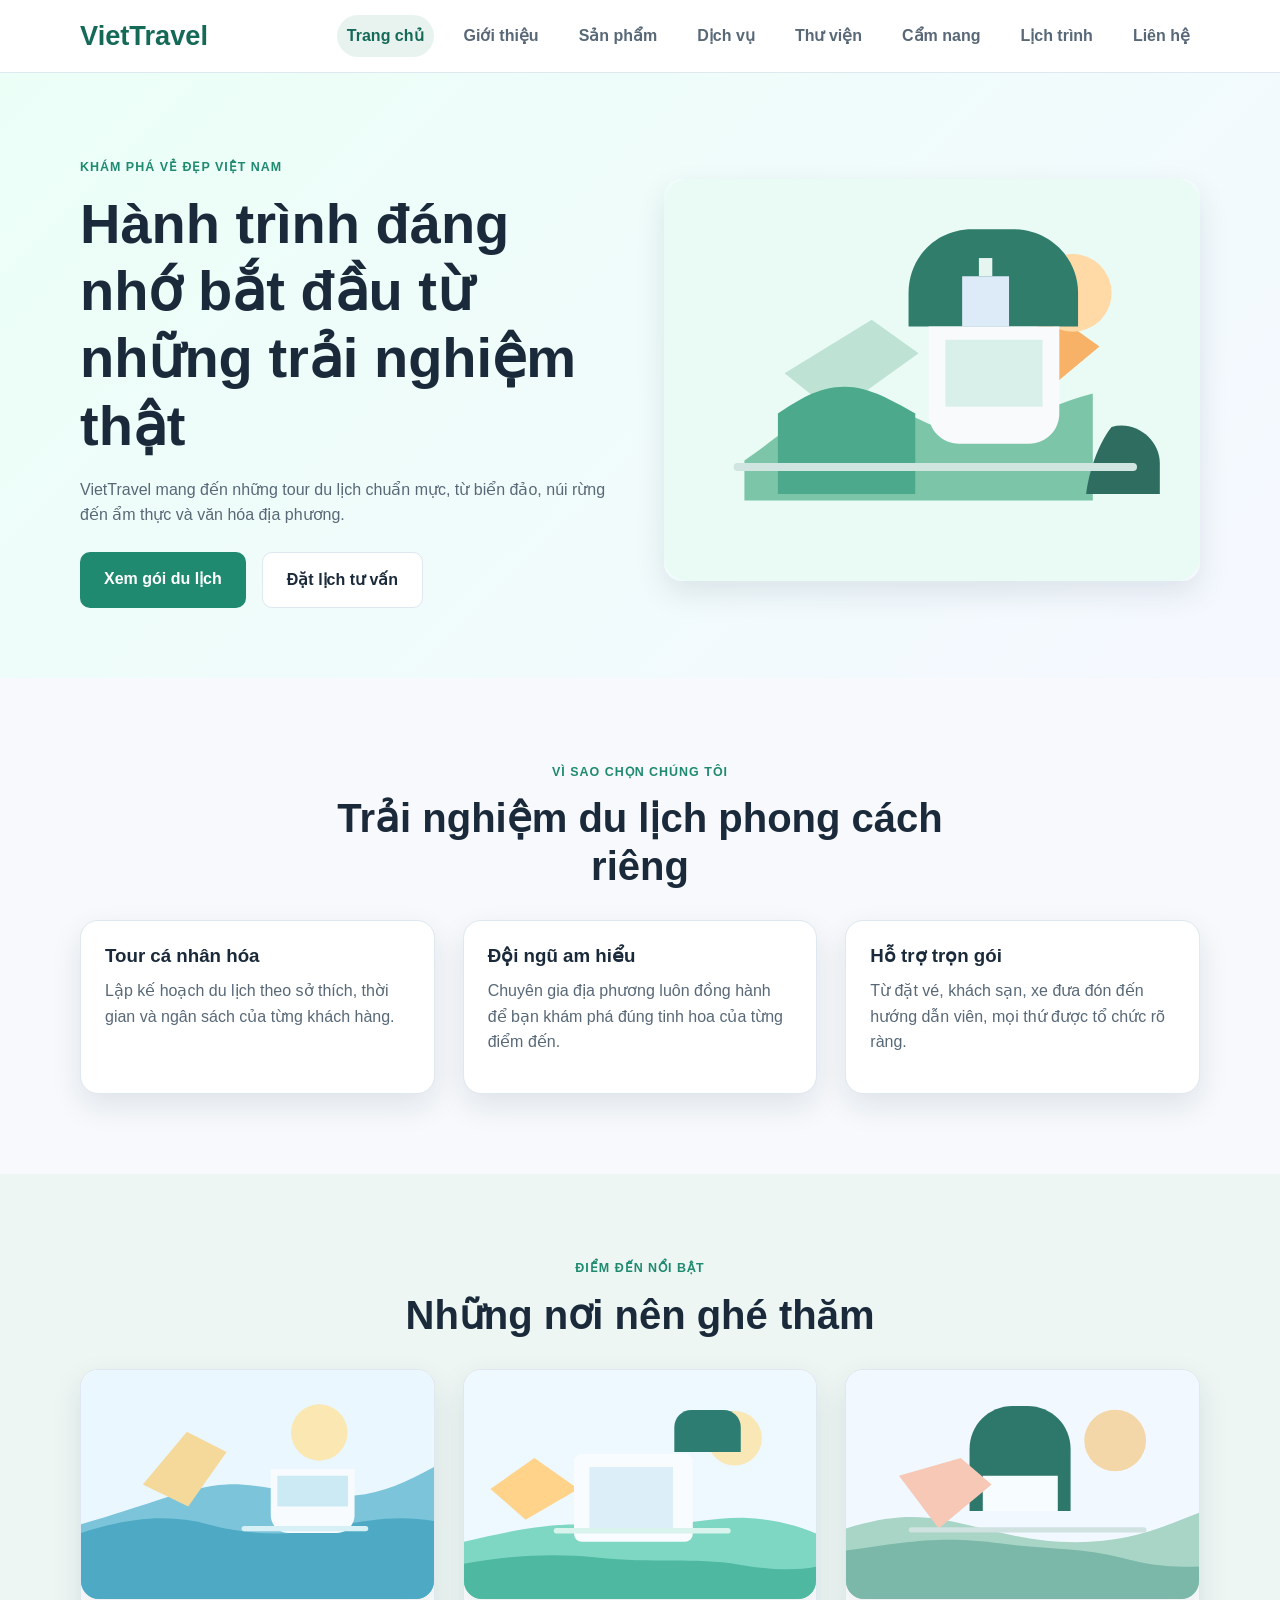
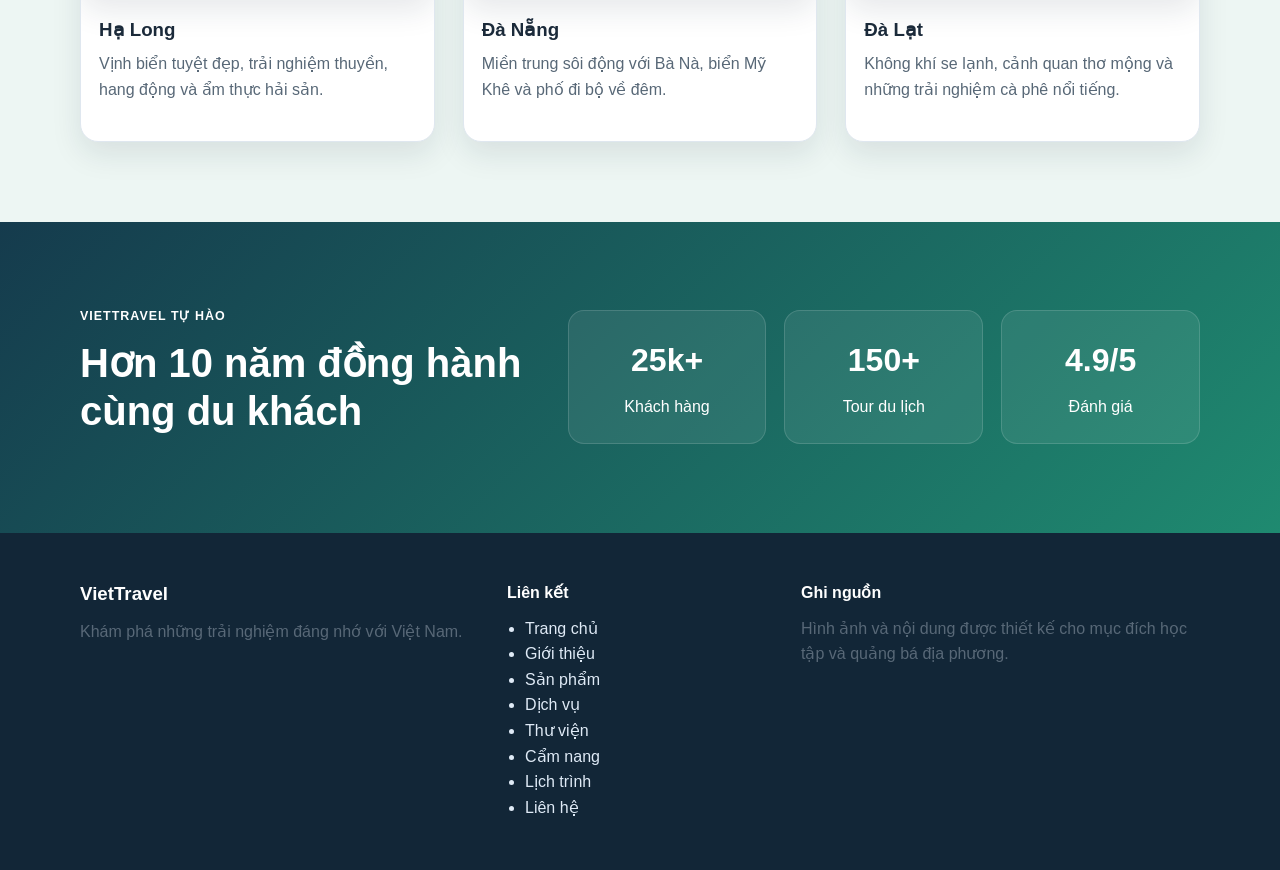
<file: index.html>
<!DOCTYPE html>
<html lang="vi">
<head>
    <meta charset="UTF-8">
    <meta name="viewport" content="width=device-width, initial-scale=1.0">
    <title>VietTravel | Khám phá Việt Nam</title>
    <link rel="stylesheet" href="css/style.css">
</head>
<body>
    <header class="site-header">
        <div class="container nav-wrap">
            <div class="brand">VietTravel</div>
            <nav class="main-nav" aria-label="Điều hướng chính">
                <a class="active" href="index.html">Trang chủ</a>
                <a href="about.html">Giới thiệu</a>
                <a href="products.html">Sản phẩm</a>
                <a href="services.html">Dịch vụ</a>
                <a href="gallery.html">Thư viện</a>
                <a href="blog.html">Cẩm nang</a>
                <a href="details.html">Lịch trình</a>
                <a href="contact.html">Liên hệ</a>
            </nav>
        </div>
    </header>

    <main>
        <section class="hero">
            <div class="container hero-grid">
                <div class="hero-copy">
                    <p class="eyebrow">Khám phá vẻ đẹp Việt Nam</p>
                    <h1>Hành trình đáng nhớ bắt đầu từ những trải nghiệm thật</h1>
                    <p>
                        VietTravel mang đến những tour du lịch chuẩn mực, từ biển đảo, núi rừng đến ẩm thực và văn hóa địa phương.
                    </p>
                    <div class="cta-row">
                        <a class="btn btn-primary" href="products.html">Xem gói du lịch</a>
                        <a class="btn btn-secondary" href="contact.html">Đặt lịch tư vấn</a>
                    </div>
                </div>
                <div class="hero-visual">
                    <img src="images/hero-travel.svg" alt="Hình minh họa du lịch Việt Nam">
                </div>
            </div>
        </section>

        <section class="features section">
            <div class="container">
                <div class="section-heading">
                    <p class="eyebrow">Vì sao chọn chúng tôi</p>
                    <h2>Trải nghiệm du lịch phong cách riêng</h2>
                </div>
                <div class="card-grid three-col">
                    <article class="info-card">
                        <h3>Tour cá nhân hóa</h3>
                        <p>Lập kế hoạch du lịch theo sở thích, thời gian và ngân sách của từng khách hàng.</p>
                    </article>
                    <article class="info-card">
                        <h3>Đội ngũ am hiểu</h3>
                        <p>Chuyên gia địa phương luôn đồng hành để bạn khám phá đúng tinh hoa của từng điểm đến.</p>
                    </article>
                    <article class="info-card">
                        <h3>Hỗ trợ trọn gói</h3>
                        <p>Từ đặt vé, khách sạn, xe đưa đón đến hướng dẫn viên, mọi thứ được tổ chức rõ ràng.</p>
                    </article>
                </div>
            </div>
        </section>

        <section class="highlights section alt-bg">
            <div class="container">
                <div class="section-heading">
                    <p class="eyebrow">Điểm đến nổi bật</p>
                    <h2>Những nơi nên ghé thăm</h2>
                </div>
                <div class="card-grid three-col">
                    <article class="destination-card">
                        <img src="images/destination-ha-long.svg" alt="Hạ Long">
                        <div class="card-body">
                            <h3>Hạ Long</h3>
                            <p>Vịnh biển tuyệt đẹp, trải nghiệm thuyền, hang động và ẩm thực hải sản.</p>
                        </div>
                    </article>
                    <article class="destination-card">
                        <img src="images/destination-da-nang.svg" alt="Đà Nẵng">
                        <div class="card-body">
                            <h3>Đà Nẵng</h3>
                            <p>Miền trung sôi động với Bà Nà, biển Mỹ Khê và phố đi bộ về đêm.</p>
                        </div>
                    </article>
                    <article class="destination-card">
                        <img src="images/destination-da-lat.svg" alt="Đà Lạt">
                        <div class="card-body">
                            <h3>Đà Lạt</h3>
                            <p>Không khí se lạnh, cảnh quan thơ mộng và những trải nghiệm cà phê nổi tiếng.</p>
                        </div>
                    </article>
                </div>
            </div>
        </section>

        <section class="section stats-section">
            <div class="container stats-wrap">
                <div>
                    <p class="eyebrow">VietTravel tự hào</p>
                    <h2>Hơn 10 năm đồng hành cùng du khách</h2>
                </div>
                <div class="stats-grid">
                    <div class="stat-box"><strong>25k+</strong><span>Khách hàng</span></div>
                    <div class="stat-box"><strong>150+</strong><span>Tour du lịch</span></div>
                    <div class="stat-box"><strong>4.9/5</strong><span>Đánh giá</span></div>
                </div>
            </div>
        </section>
    </main>

    <footer class="site-footer">
        <div class="container footer-grid">
            <div>
                <h3>VietTravel</h3>
                <p>Khám phá những trải nghiệm đáng nhớ với Việt Nam.</p>
            </div>
            <div>
                <h4>Liên kết</h4>
                <ul>
                    <li><a href="index.html">Trang chủ</a></li>
                    <li><a href="about.html">Giới thiệu</a></li>
                    <li><a href="products.html">Sản phẩm</a></li>
                    <li><a href="services.html">Dịch vụ</a></li>
                    <li><a href="gallery.html">Thư viện</a></li>
                    <li><a href="blog.html">Cẩm nang</a></li>
                    <li><a href="details.html">Lịch trình</a></li>
                    <li><a href="contact.html">Liên hệ</a></li>
                </ul>
            </div>
            <div>
                <h4>Ghi nguồn</h4>
                <p>Hình ảnh và nội dung được thiết kế cho mục đích học tập và quảng bá địa phương.</p>
            </div>
        </div>
    </footer>
</body>
</html>
</file>
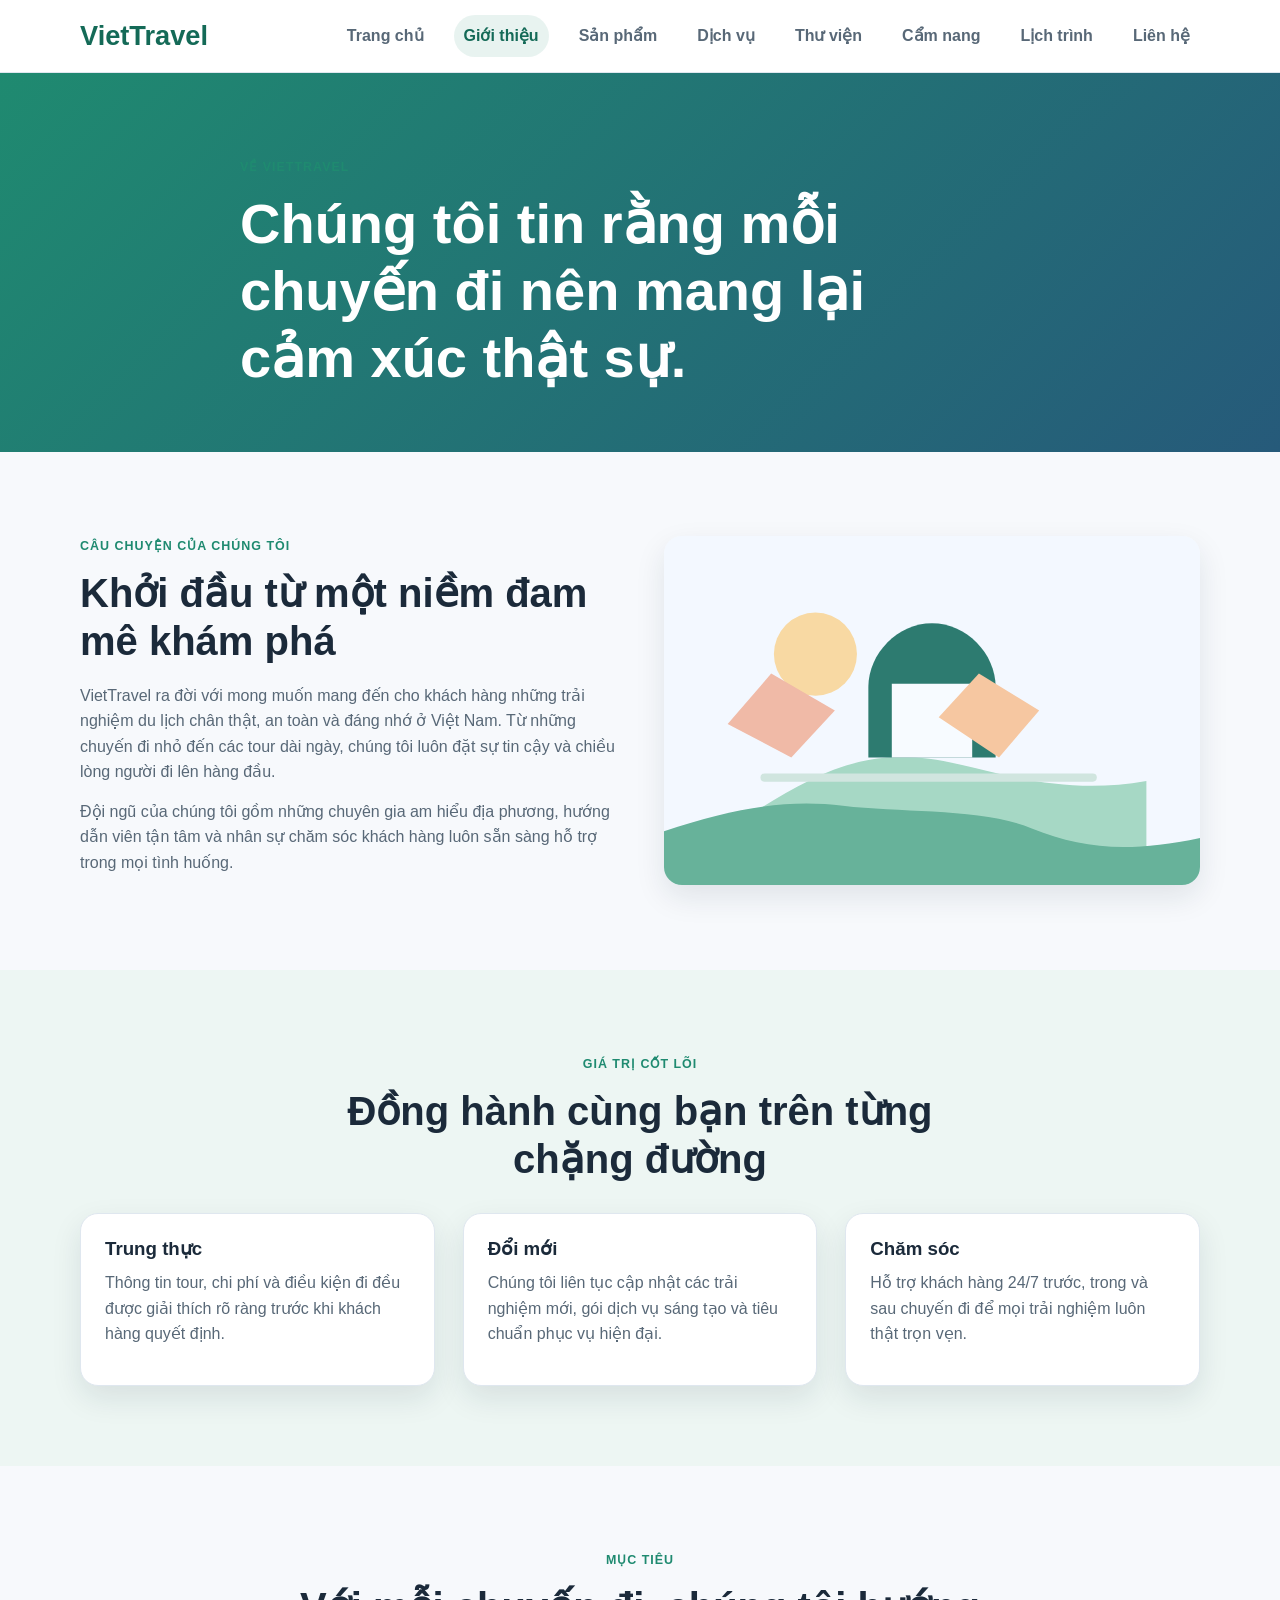
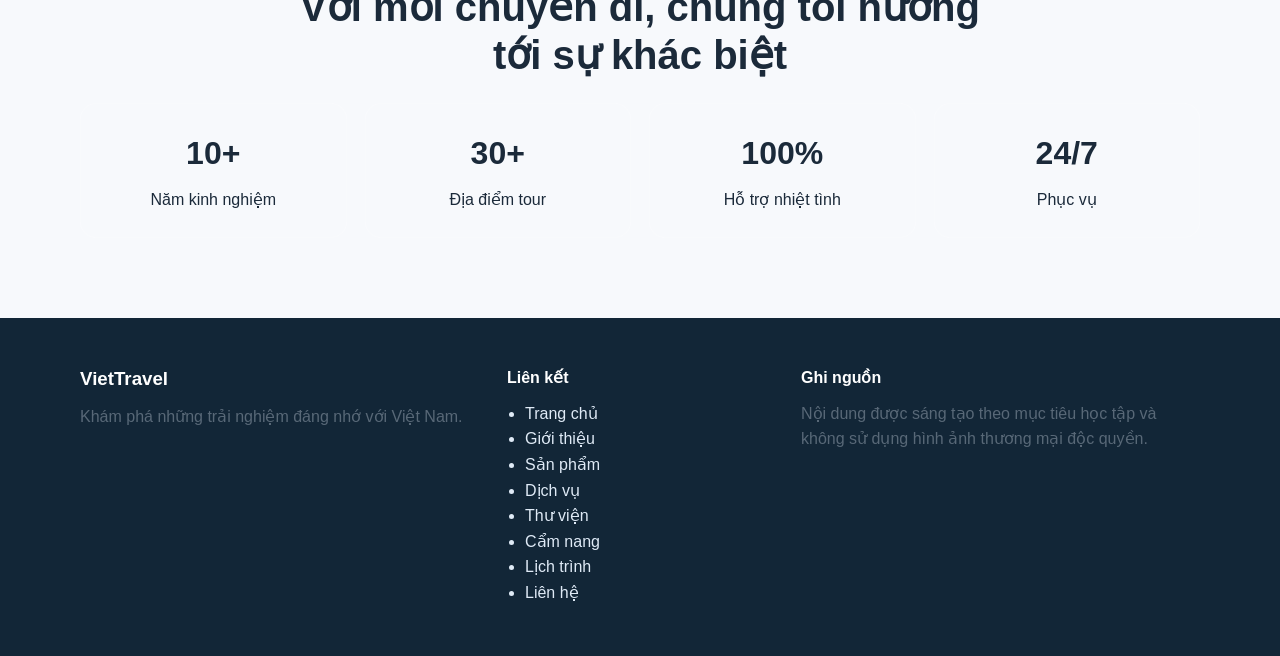
<file: about.html>
<!DOCTYPE html>
<html lang="vi">
<head>
    <meta charset="UTF-8">
    <meta name="viewport" content="width=device-width, initial-scale=1.0">
    <title>Giới thiệu | VietTravel</title>
    <link rel="stylesheet" href="css/style.css">
</head>
<body>
    <header class="site-header">
        <div class="container nav-wrap">
            <div class="brand">VietTravel</div>
            <nav class="main-nav" aria-label="Điều hướng chính">
                <a href="index.html">Trang chủ</a>
                <a class="active" href="about.html">Giới thiệu</a>
                <a href="products.html">Sản phẩm</a>
                <a href="services.html">Dịch vụ</a>
                <a href="gallery.html">Thư viện</a>
                <a href="blog.html">Cẩm nang</a>
                <a href="details.html">Lịch trình</a>
                <a href="contact.html">Liên hệ</a>
            </nav>
        </div>
    </header>

    <main>
        <section class="page-banner">
            <div class="container narrow">
                <p class="eyebrow">Về VietTravel</p>
                <h1>Chúng tôi tin rằng mỗi chuyến đi nên mang lại cảm xúc thật sự.</h1>
            </div>
        </section>

        <section class="section">
            <div class="container split-layout">
                <div>
                    <p class="eyebrow">Câu chuyện của chúng tôi</p>
                    <h2>Khởi đầu từ một niềm đam mê khám phá</h2>
                    <p>VietTravel ra đời với mong muốn mang đến cho khách hàng những trải nghiệm du lịch chân thật, an toàn và đáng nhớ ở Việt Nam. Từ những chuyến đi nhỏ đến các tour dài ngày, chúng tôi luôn đặt sự tin cậy và chiều lòng người đi lên hàng đầu.</p>
                    <p>Đội ngũ của chúng tôi gồm những chuyên gia am hiểu địa phương, hướng dẫn viên tận tâm và nhân sự chăm sóc khách hàng luôn sẵn sàng hỗ trợ trong mọi tình huống.</p>
                </div>
                <div class="image-panel">
                    <img src="images/about-story.svg" alt="VietTravel story">
                </div>
            </div>
        </section>

        <section class="section alt-bg">
            <div class="container">
                <div class="section-heading">
                    <p class="eyebrow">Giá trị cốt lõi</p>
                    <h2>Đồng hành cùng bạn trên từng chặng đường</h2>
                </div>
                <div class="card-grid three-col">
                    <article class="info-card">
                        <h3>Trung thực</h3>
                        <p>Thông tin tour, chi phí và điều kiện đi đều được giải thích rõ ràng trước khi khách hàng quyết định.</p>
                    </article>
                    <article class="info-card">
                        <h3>Đổi mới</h3>
                        <p>Chúng tôi liên tục cập nhật các trải nghiệm mới, gói dịch vụ sáng tạo và tiêu chuẩn phục vụ hiện đại.</p>
                    </article>
                    <article class="info-card">
                        <h3>Chăm sóc</h3>
                        <p>Hỗ trợ khách hàng 24/7 trước, trong và sau chuyến đi để mọi trải nghiệm luôn thật trọn vẹn.</p>
                    </article>
                </div>
            </div>
        </section>

        <section class="section">
            <div class="container">
                <div class="section-heading">
                    <p class="eyebrow">Mục tiêu</p>
                    <h2>Với mỗi chuyến đi, chúng tôi hướng tới sự khác biệt</h2>
                </div>
                <div class="stats-grid four-col">
                    <div class="stat-box"><strong>10+</strong><span>Năm kinh nghiệm</span></div>
                    <div class="stat-box"><strong>30+</strong><span>Địa điểm tour</span></div>
                    <div class="stat-box"><strong>100%</strong><span>Hỗ trợ nhiệt tình</span></div>
                    <div class="stat-box"><strong>24/7</strong><span>Phục vụ</span></div>
                </div>
            </div>
        </section>
    </main>

    <footer class="site-footer">
        <div class="container footer-grid">
            <div>
                <h3>VietTravel</h3>
                <p>Khám phá những trải nghiệm đáng nhớ với Việt Nam.</p>
            </div>
            <div>
                <h4>Liên kết</h4>
                <ul>
                    <li><a href="index.html">Trang chủ</a></li>
                    <li><a href="about.html">Giới thiệu</a></li>
                    <li><a href="products.html">Sản phẩm</a></li>
                    <li><a href="services.html">Dịch vụ</a></li>
                    <li><a href="gallery.html">Thư viện</a></li>
                    <li><a href="blog.html">Cẩm nang</a></li>
                    <li><a href="details.html">Lịch trình</a></li>
                    <li><a href="contact.html">Liên hệ</a></li>
                </ul>
            </div>
            <div>
                <h4>Ghi nguồn</h4>
                <p>Nội dung được sáng tạo theo mục tiêu học tập và không sử dụng hình ảnh thương mại độc quyền.</p>
            </div>
        </div>
    </footer>
</body>
</html>
</file>
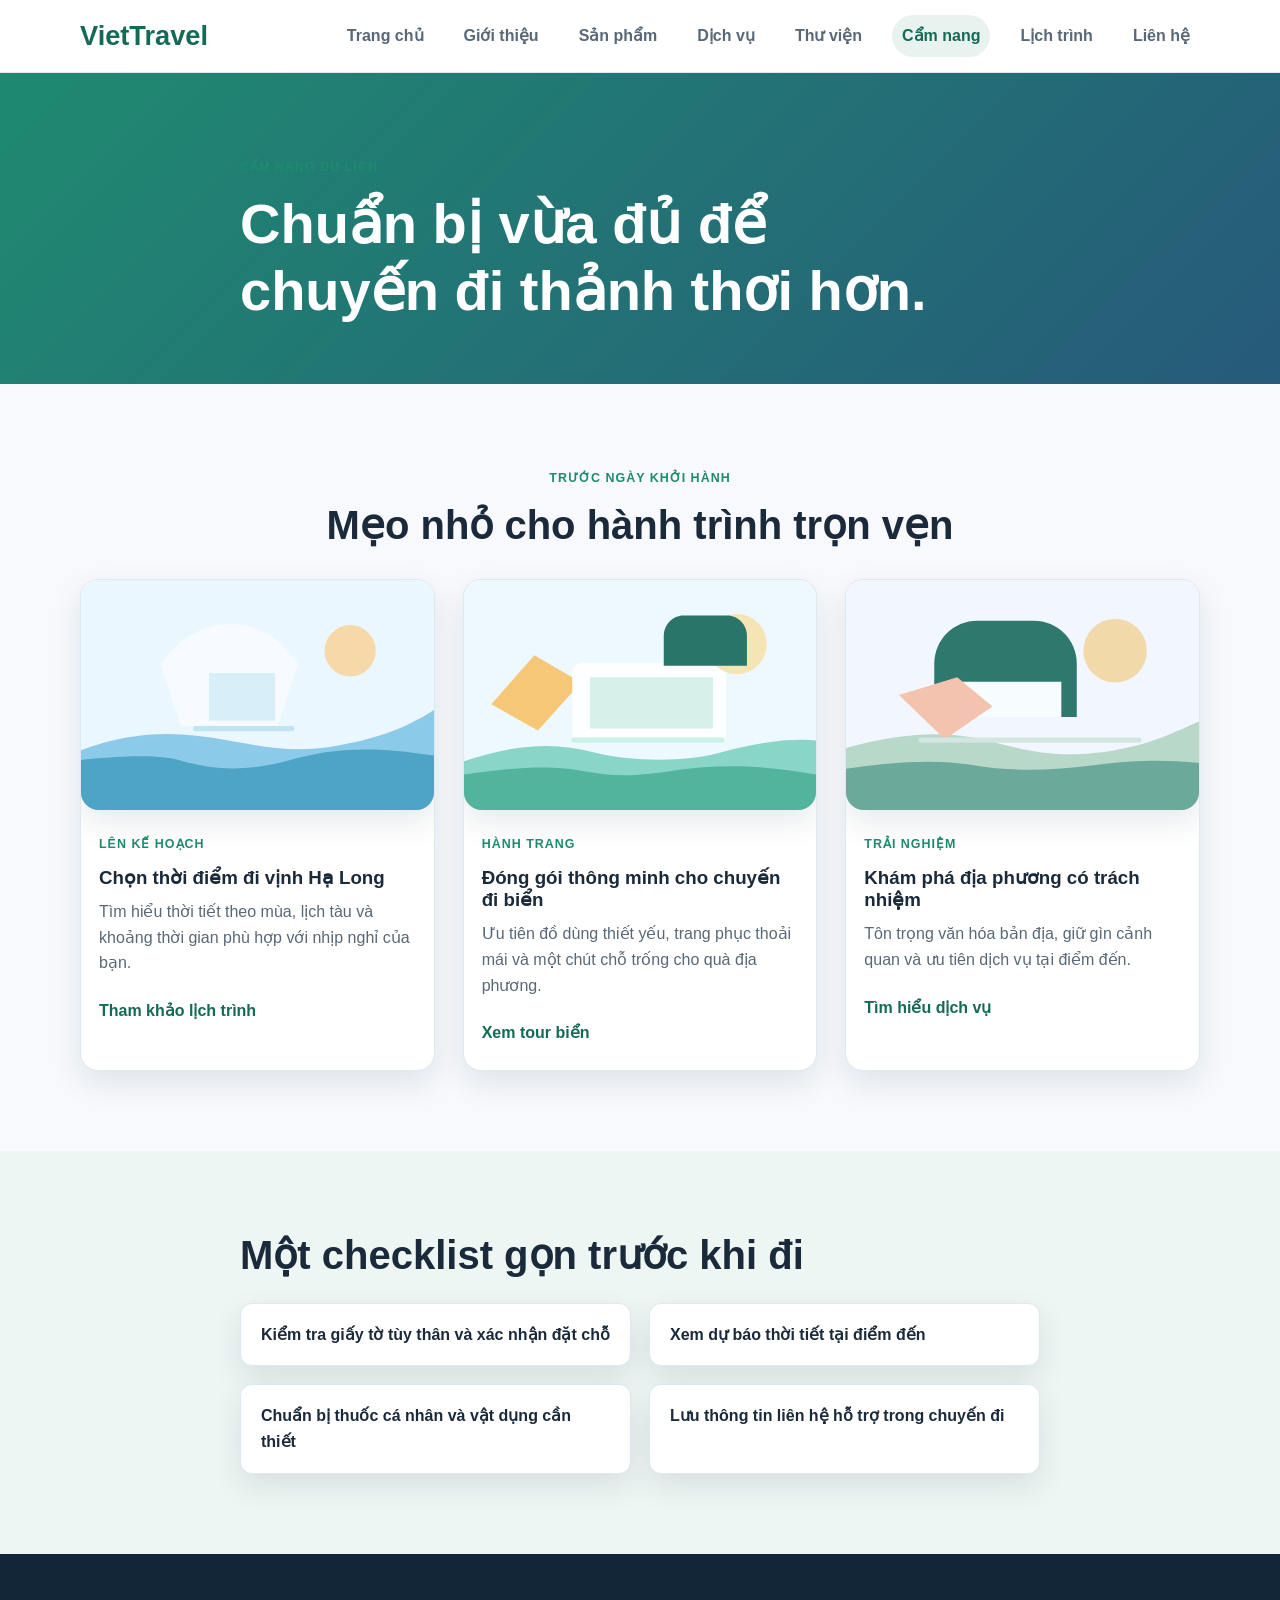
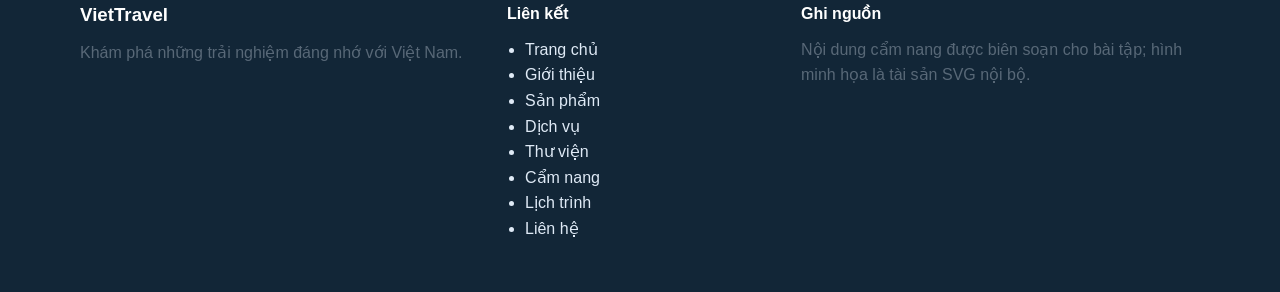
<file: blog.html>
<!DOCTYPE html>
<html lang="vi">
<head>
    <meta charset="UTF-8">
    <meta name="viewport" content="width=device-width, initial-scale=1.0">
    <title>Cẩm nang du lịch | VietTravel</title>
    <link rel="stylesheet" href="css/style.css">
</head>
<body>
    <header class="site-header"><div class="container nav-wrap"><a class="brand" href="index.html">VietTravel</a>
        <nav class="main-nav" aria-label="Điều hướng chính"><a href="index.html">Trang chủ</a><a href="about.html">Giới thiệu</a><a href="products.html">Sản phẩm</a><a href="services.html">Dịch vụ</a>
            <a href="gallery.html">Thư viện</a><a class="active" href="blog.html">Cẩm nang</a><a href="details.html">Lịch trình</a><a href="contact.html">Liên hệ</a></nav>
    </div></header>
    <main>
        <section class="page-banner"><div class="container narrow"><p class="eyebrow">Cẩm nang du lịch</p><h1>Chuẩn bị vừa đủ để chuyến đi thảnh thơi hơn.</h1></div></section>
        <section class="section"><div class="container"><div class="section-heading"><p class="eyebrow">Trước ngày khởi hành</p><h2>Mẹo nhỏ cho hành trình trọn vẹn</h2></div>
            <div class="card-grid three-col"><article class="destination-card"><img src="images/tour-ha-long.svg" alt="Minh họa chuyến đi Hạ Long"><div class="card-body"><p class="eyebrow">Lên kế hoạch</p><h3>Chọn thời điểm đi vịnh Hạ Long</h3><p>Tìm hiểu thời tiết theo mùa, lịch tàu và khoảng thời gian phù hợp với nhịp nghỉ của bạn.</p><a class="text-link" href="details.html">Tham khảo lịch trình</a></div></article>
                <article class="destination-card"><img src="images/tour-da-nang.svg" alt="Minh họa chuyến đi miền Trung"><div class="card-body"><p class="eyebrow">Hành trang</p><h3>Đóng gói thông minh cho chuyến đi biển</h3><p>Ưu tiên đồ dùng thiết yếu, trang phục thoải mái và một chút chỗ trống cho quà địa phương.</p><a class="text-link" href="products.html">Xem tour biển</a></div></article>
                <article class="destination-card"><img src="images/tour-da-lat.svg" alt="Minh họa chuyến đi Đà Lạt"><div class="card-body"><p class="eyebrow">Trải nghiệm</p><h3>Khám phá địa phương có trách nhiệm</h3><p>Tôn trọng văn hóa bản địa, giữ gìn cảnh quan và ưu tiên dịch vụ tại điểm đến.</p><a class="text-link" href="services.html">Tìm hiểu dịch vụ</a></div></article></div>
        </div></section>
        <section class="section alt-bg"><div class="container narrow"><h2>Một checklist gọn trước khi đi</h2><div class="service-list"><div class="service-item">Kiểm tra giấy tờ tùy thân và xác nhận đặt chỗ</div><div class="service-item">Xem dự báo thời tiết tại điểm đến</div><div class="service-item">Chuẩn bị thuốc cá nhân và vật dụng cần thiết</div><div class="service-item">Lưu thông tin liên hệ hỗ trợ trong chuyến đi</div></div></div></section>
    </main>
    <footer class="site-footer"><div class="container footer-grid"><div><h3>VietTravel</h3><p>Khám phá những trải nghiệm đáng nhớ với Việt Nam.</p></div>
        <div><h4>Liên kết</h4><ul><li><a href="index.html">Trang chủ</a></li><li><a href="about.html">Giới thiệu</a></li><li><a href="products.html">Sản phẩm</a></li><li><a href="services.html">Dịch vụ</a></li><li><a href="gallery.html">Thư viện</a></li><li><a href="blog.html">Cẩm nang</a></li><li><a href="details.html">Lịch trình</a></li><li><a href="contact.html">Liên hệ</a></li></ul></div>
        <div><h4>Ghi nguồn</h4><p>Nội dung cẩm nang được biên soạn cho bài tập; hình minh họa là tài sản SVG nội bộ.</p></div></div></footer>
</body>
</html>
</file>
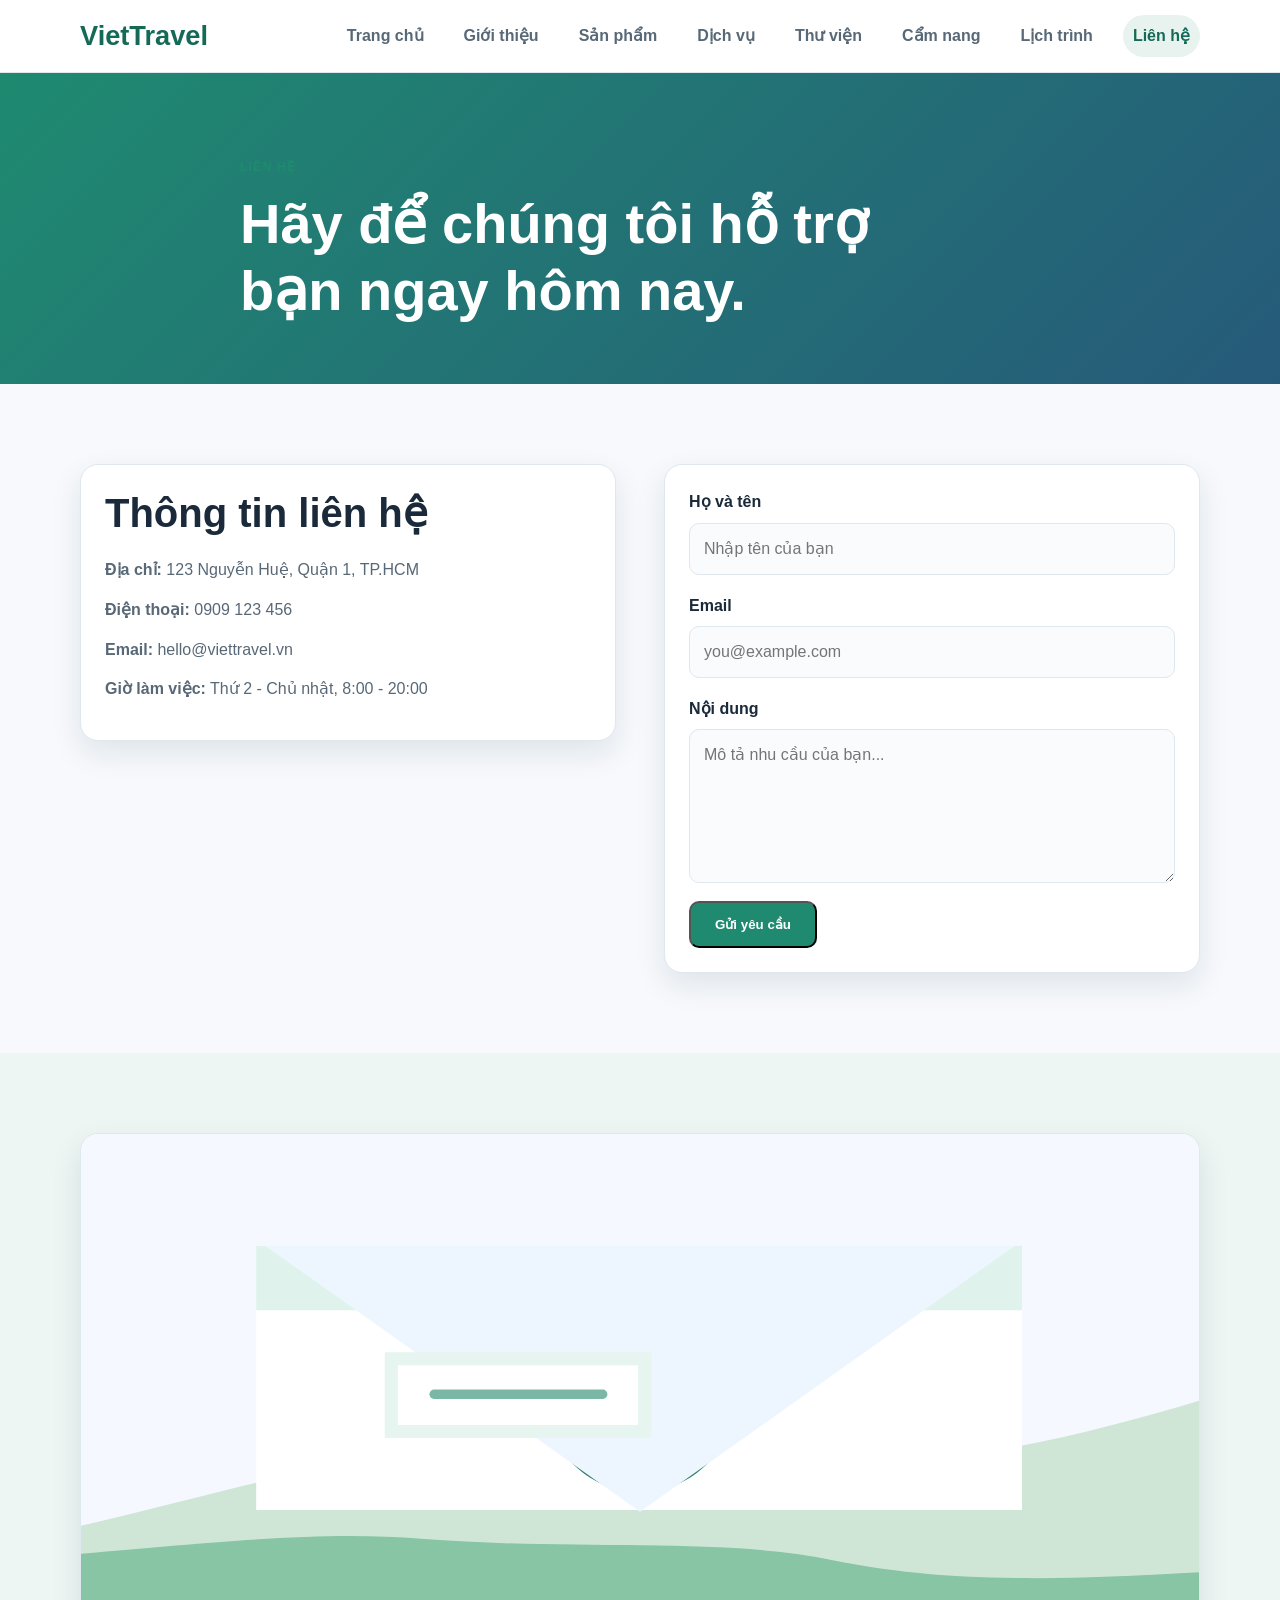
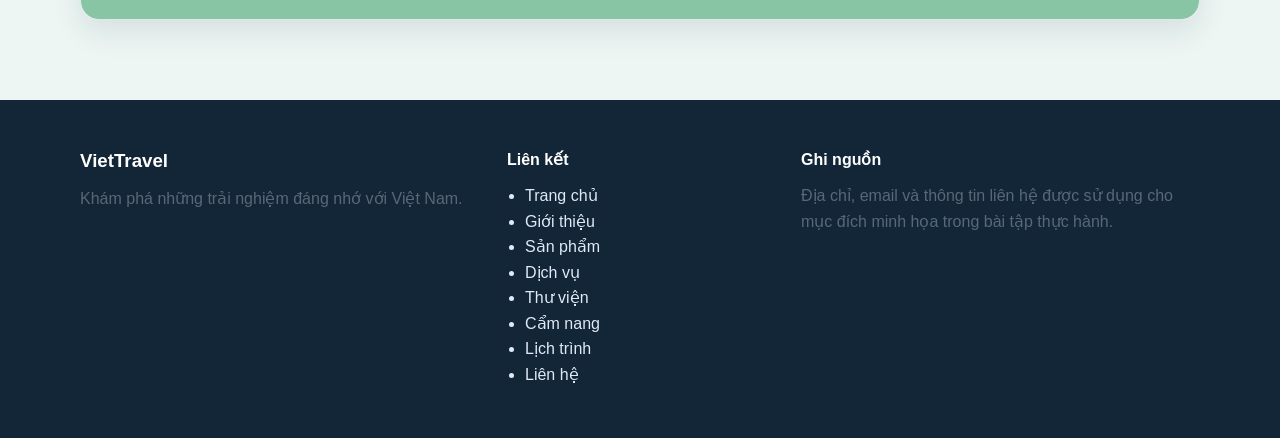
<file: contact.html>
<!DOCTYPE html>
<html lang="vi">
<head>
    <meta charset="UTF-8">
    <meta name="viewport" content="width=device-width, initial-scale=1.0">
    <title>Liên hệ | VietTravel</title>
    <link rel="stylesheet" href="css/style.css">
</head>
<body>
    <header class="site-header">
        <div class="container nav-wrap">
            <div class="brand">VietTravel</div>
            <nav class="main-nav" aria-label="Điều hướng chính">
                <a href="index.html">Trang chủ</a>
                <a href="about.html">Giới thiệu</a>
                <a href="products.html">Sản phẩm</a>
                <a href="services.html">Dịch vụ</a>
                <a href="gallery.html">Thư viện</a>
                <a href="blog.html">Cẩm nang</a>
                <a href="details.html">Lịch trình</a>
                <a class="active" href="contact.html">Liên hệ</a>
            </nav>
        </div>
    </header>

    <main>
        <section class="page-banner">
            <div class="container narrow">
                <p class="eyebrow">Liên hệ</p>
                <h1>Hãy để chúng tôi hỗ trợ bạn ngay hôm nay.</h1>
            </div>
        </section>

        <section class="section">
            <div class="container contact-layout">
                <div class="contact-card">
                    <h2>Thông tin liên hệ</h2>
                    <p><strong>Địa chỉ:</strong> 123 Nguyễn Huệ, Quận 1, TP.HCM</p>
                    <p><strong>Điện thoại:</strong> 0909 123 456</p>
                    <p><strong>Email:</strong> hello@viettravel.vn</p>
                    <p><strong>Giờ làm việc:</strong> Thứ 2 - Chủ nhật, 8:00 - 20:00</p>
                </div>
                <div class="contact-form-wrap">
                    <form class="contact-form">
                        <div class="form-row">
                            <label for="name">Họ và tên</label>
                            <input id="name" type="text" placeholder="Nhập tên của bạn">
                        </div>
                        <div class="form-row">
                            <label for="email">Email</label>
                            <input id="email" type="email" placeholder="you@example.com">
                        </div>
                        <div class="form-row">
                            <label for="message">Nội dung</label>
                            <textarea id="message" rows="5" placeholder="Mô tả nhu cầu của bạn..."></textarea>
                        </div>
                        <button type="submit" class="btn btn-primary">Gửi yêu cầu</button>
                    </form>
                </div>
            </div>
        </section>

        <section class="section alt-bg">
            <div class="container map-box">
                <img src="images/contact-map.svg" alt="Bản đồ liên hệ VietTravel">
            </div>
        </section>
    </main>

    <footer class="site-footer">
        <div class="container footer-grid">
            <div>
                <h3>VietTravel</h3>
                <p>Khám phá những trải nghiệm đáng nhớ với Việt Nam.</p>
            </div>
            <div>
                <h4>Liên kết</h4>
                <ul>
                    <li><a href="index.html">Trang chủ</a></li>
                    <li><a href="about.html">Giới thiệu</a></li>
                    <li><a href="products.html">Sản phẩm</a></li>
                    <li><a href="services.html">Dịch vụ</a></li>
                    <li><a href="gallery.html">Thư viện</a></li>
                    <li><a href="blog.html">Cẩm nang</a></li>
                    <li><a href="details.html">Lịch trình</a></li>
                    <li><a href="contact.html">Liên hệ</a></li>
                </ul>
            </div>
            <div>
                <h4>Ghi nguồn</h4>
                <p>Địa chỉ, email và thông tin liên hệ được sử dụng cho mục đích minh họa trong bài tập thực hành.</p>
            </div>
        </div>
    </footer>
</body>
</html>
</file>
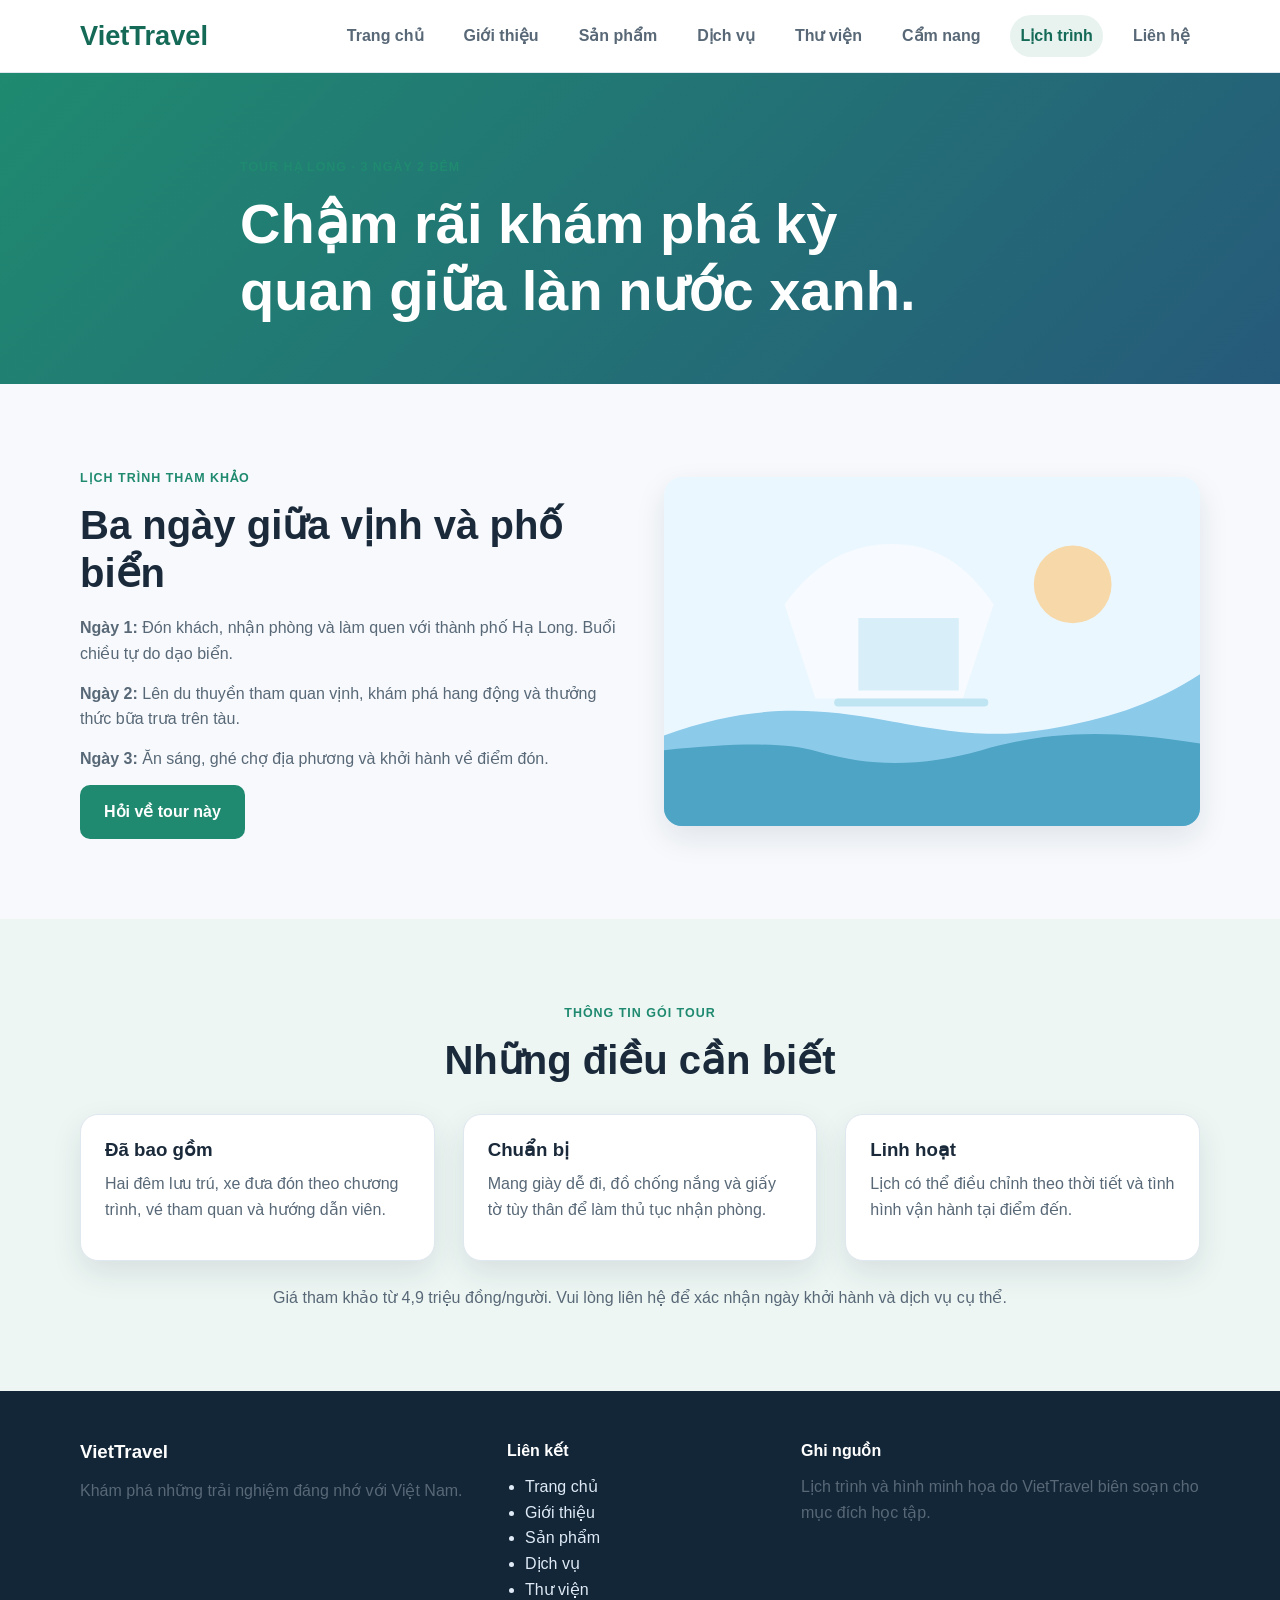
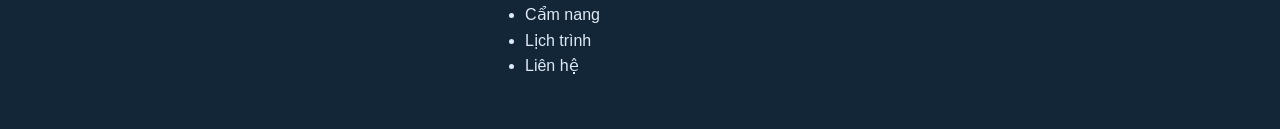
<file: details.html>
<!DOCTYPE html>
<html lang="vi">
<head>
    <meta charset="UTF-8">
    <meta name="viewport" content="width=device-width, initial-scale=1.0">
    <title>Lịch trình Hạ Long | VietTravel</title>
    <link rel="stylesheet" href="css/style.css">
</head>
<body>
    <header class="site-header"><div class="container nav-wrap"><a class="brand" href="index.html">VietTravel</a>
        <nav class="main-nav" aria-label="Điều hướng chính"><a href="index.html">Trang chủ</a><a href="about.html">Giới thiệu</a><a href="products.html">Sản phẩm</a><a href="services.html">Dịch vụ</a>
            <a href="gallery.html">Thư viện</a><a href="blog.html">Cẩm nang</a><a class="active" href="details.html">Lịch trình</a><a href="contact.html">Liên hệ</a></nav>
    </div></header>
    <main>
        <section class="page-banner"><div class="container narrow"><p class="eyebrow">Tour Hạ Long · 3 ngày 2 đêm</p><h1>Chậm rãi khám phá kỳ quan giữa làn nước xanh.</h1></div></section>
        <section class="section"><div class="container split-layout"><div><p class="eyebrow">Lịch trình tham khảo</p><h2>Ba ngày giữa vịnh và phố biển</h2>
            <p><strong>Ngày 1:</strong> Đón khách, nhận phòng và làm quen với thành phố Hạ Long. Buổi chiều tự do dạo biển.</p>
            <p><strong>Ngày 2:</strong> Lên du thuyền tham quan vịnh, khám phá hang động và thưởng thức bữa trưa trên tàu.</p>
            <p><strong>Ngày 3:</strong> Ăn sáng, ghé chợ địa phương và khởi hành về điểm đón.</p><a class="btn btn-primary" href="contact.html">Hỏi về tour này</a>
        </div><div class="image-panel"><img src="images/tour-ha-long.svg" alt="Minh họa tour du thuyền Hạ Long"></div></div></section>
        <section class="section alt-bg"><div class="container"><div class="section-heading"><p class="eyebrow">Thông tin gói tour</p><h2>Những điều cần biết</h2></div>
            <div class="card-grid three-col"><article class="info-card"><h3>Đã bao gồm</h3><p>Hai đêm lưu trú, xe đưa đón theo chương trình, vé tham quan và hướng dẫn viên.</p></article><article class="info-card"><h3>Chuẩn bị</h3><p>Mang giày dễ đi, đồ chống nắng và giấy tờ tùy thân để làm thủ tục nhận phòng.</p></article><article class="info-card"><h3>Linh hoạt</h3><p>Lịch có thể điều chỉnh theo thời tiết và tình hình vận hành tại điểm đến.</p></article></div>
            <p class="section-note">Giá tham khảo từ 4,9 triệu đồng/người. Vui lòng liên hệ để xác nhận ngày khởi hành và dịch vụ cụ thể.</p>
        </div></section>
    </main>
    <footer class="site-footer"><div class="container footer-grid"><div><h3>VietTravel</h3><p>Khám phá những trải nghiệm đáng nhớ với Việt Nam.</p></div>
        <div><h4>Liên kết</h4><ul><li><a href="index.html">Trang chủ</a></li><li><a href="about.html">Giới thiệu</a></li><li><a href="products.html">Sản phẩm</a></li><li><a href="services.html">Dịch vụ</a></li><li><a href="gallery.html">Thư viện</a></li><li><a href="blog.html">Cẩm nang</a></li><li><a href="details.html">Lịch trình</a></li><li><a href="contact.html">Liên hệ</a></li></ul></div>
        <div><h4>Ghi nguồn</h4><p>Lịch trình và hình minh họa do VietTravel biên soạn cho mục đích học tập.</p></div></div></footer>
</body>
</html>
</file>
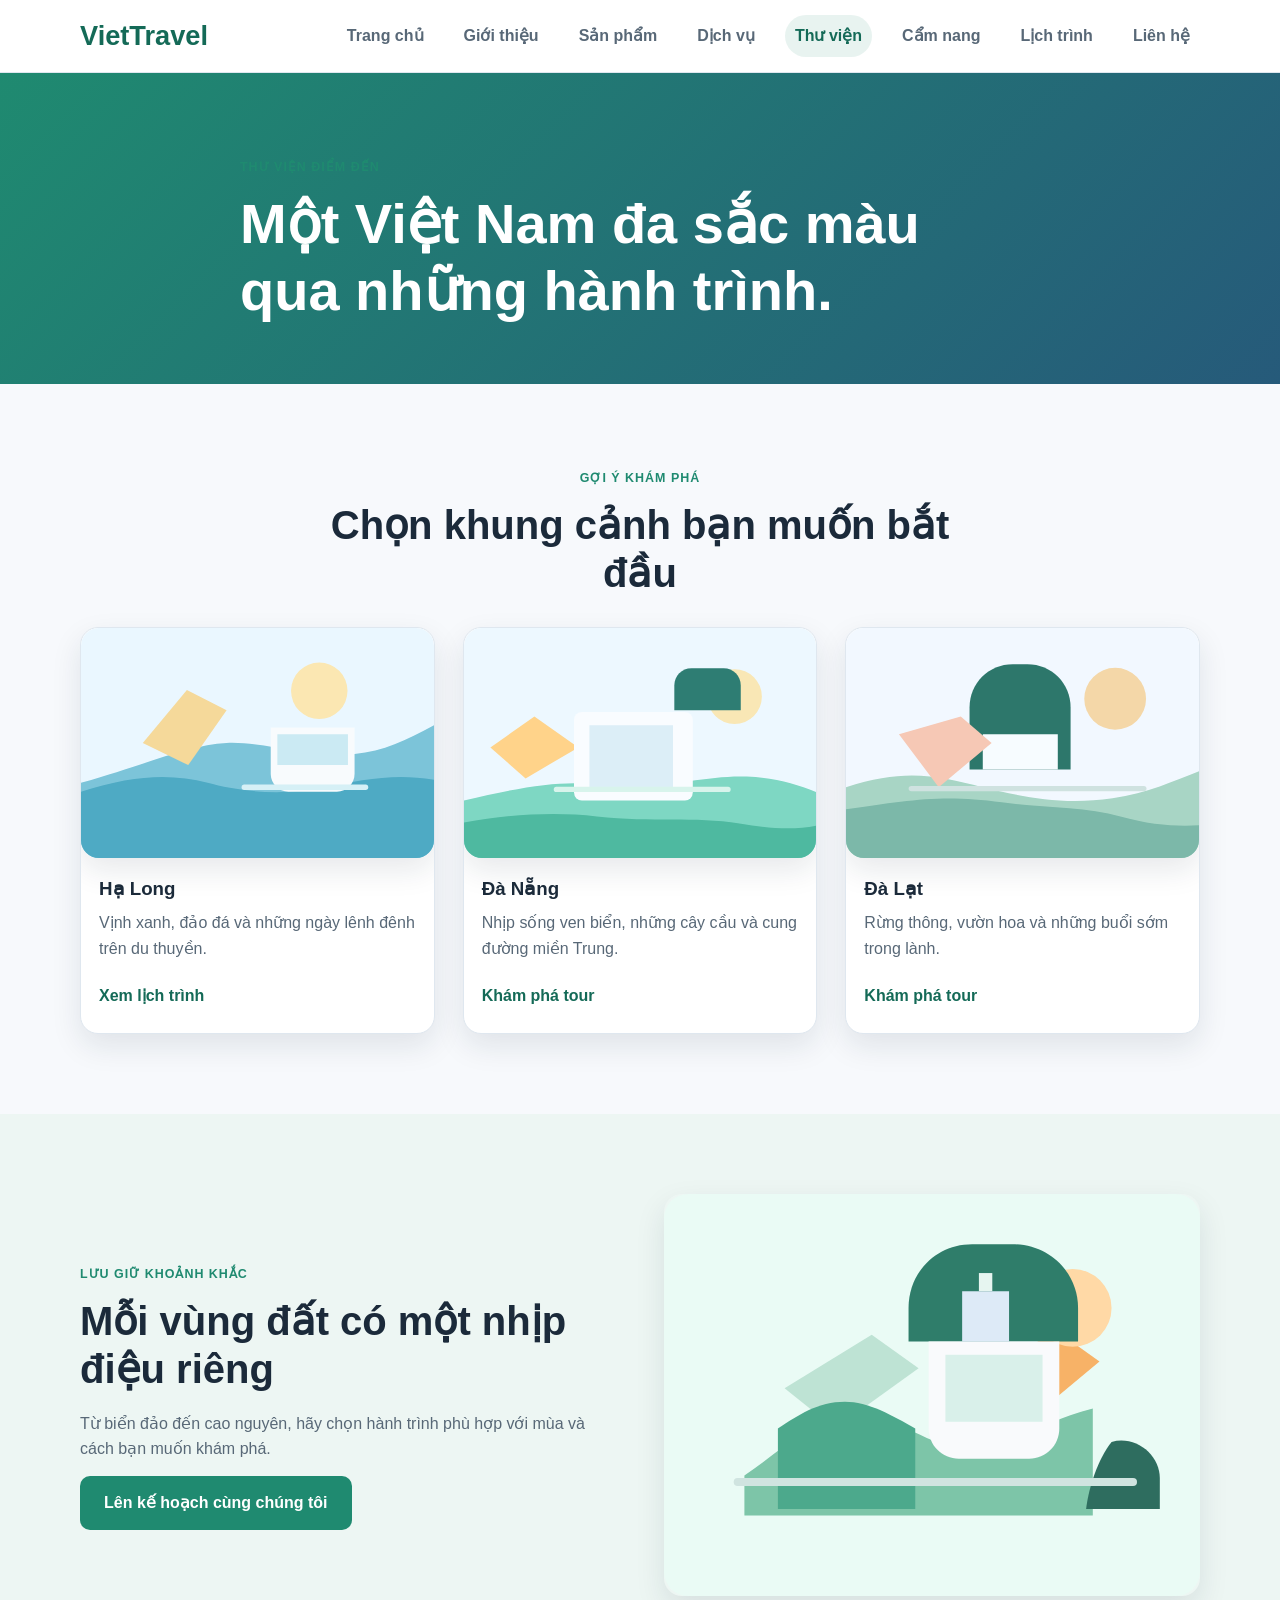
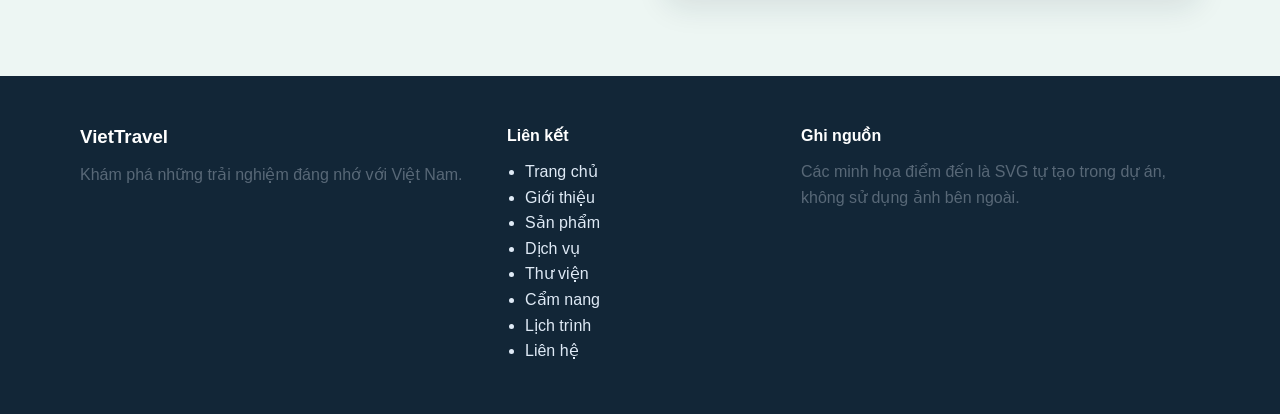
<file: gallery.html>
<!DOCTYPE html>
<html lang="vi">
<head>
    <meta charset="UTF-8">
    <meta name="viewport" content="width=device-width, initial-scale=1.0">
    <title>Thư viện điểm đến | VietTravel</title>
    <link rel="stylesheet" href="css/style.css">
</head>
<body>
    <header class="site-header"><div class="container nav-wrap"><a class="brand" href="index.html">VietTravel</a>
        <nav class="main-nav" aria-label="Điều hướng chính"><a href="index.html">Trang chủ</a><a href="about.html">Giới thiệu</a><a href="products.html">Sản phẩm</a><a href="services.html">Dịch vụ</a>
            <a class="active" href="gallery.html">Thư viện</a><a href="blog.html">Cẩm nang</a><a href="details.html">Lịch trình</a><a href="contact.html">Liên hệ</a></nav>
    </div></header>
    <main>
        <section class="page-banner"><div class="container narrow"><p class="eyebrow">Thư viện điểm đến</p><h1>Một Việt Nam đa sắc màu qua những hành trình.</h1></div></section>
        <section class="section"><div class="container"><div class="section-heading"><p class="eyebrow">Gợi ý khám phá</p><h2>Chọn khung cảnh bạn muốn bắt đầu</h2></div>
            <div class="card-grid three-col"><article class="destination-card"><img src="images/destination-ha-long.svg" alt="Minh họa vịnh Hạ Long"><div class="card-body"><h3>Hạ Long</h3><p>Vịnh xanh, đảo đá và những ngày lênh đênh trên du thuyền.</p><a class="text-link" href="details.html">Xem lịch trình</a></div></article>
                <article class="destination-card"><img src="images/destination-da-nang.svg" alt="Minh họa Đà Nẵng"><div class="card-body"><h3>Đà Nẵng</h3><p>Nhịp sống ven biển, những cây cầu và cung đường miền Trung.</p><a class="text-link" href="products.html">Khám phá tour</a></div></article>
                <article class="destination-card"><img src="images/destination-da-lat.svg" alt="Minh họa Đà Lạt"><div class="card-body"><h3>Đà Lạt</h3><p>Rừng thông, vườn hoa và những buổi sớm trong lành.</p><a class="text-link" href="products.html">Khám phá tour</a></div></article></div>
        </div></section>
        <section class="section alt-bg"><div class="container split-layout"><div><p class="eyebrow">Lưu giữ khoảnh khắc</p><h2>Mỗi vùng đất có một nhịp điệu riêng</h2><p>Từ biển đảo đến cao nguyên, hãy chọn hành trình phù hợp với mùa và cách bạn muốn khám phá.</p><a class="btn btn-primary" href="contact.html">Lên kế hoạch cùng chúng tôi</a></div>
            <div class="image-panel"><img src="images/hero-travel.svg" alt="Minh họa chuyến đi khám phá Việt Nam"></div></div></section>
    </main>
    <footer class="site-footer"><div class="container footer-grid"><div><h3>VietTravel</h3><p>Khám phá những trải nghiệm đáng nhớ với Việt Nam.</p></div>
        <div><h4>Liên kết</h4><ul><li><a href="index.html">Trang chủ</a></li><li><a href="about.html">Giới thiệu</a></li><li><a href="products.html">Sản phẩm</a></li><li><a href="services.html">Dịch vụ</a></li><li><a href="gallery.html">Thư viện</a></li><li><a href="blog.html">Cẩm nang</a></li><li><a href="details.html">Lịch trình</a></li><li><a href="contact.html">Liên hệ</a></li></ul></div>
        <div><h4>Ghi nguồn</h4><p>Các minh họa điểm đến là SVG tự tạo trong dự án, không sử dụng ảnh bên ngoài.</p></div></div></footer>
</body>
</html>
</file>
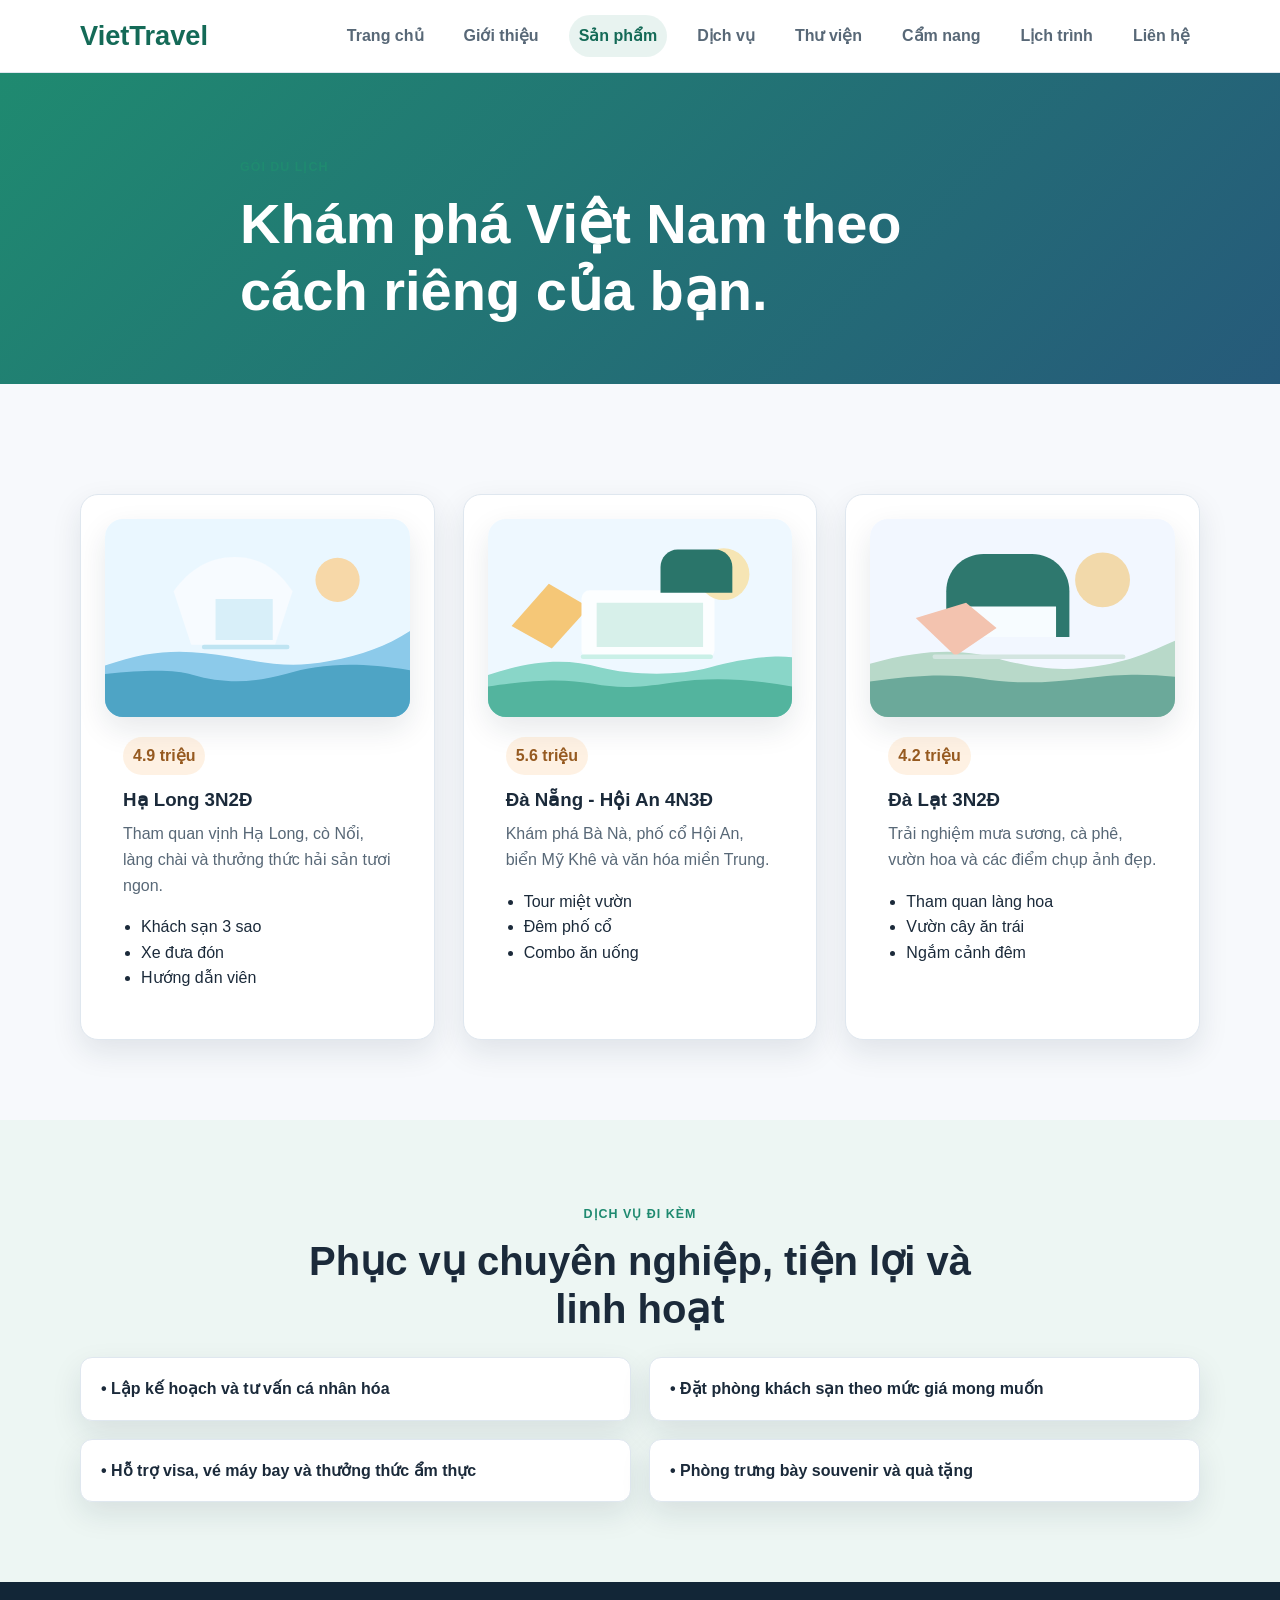
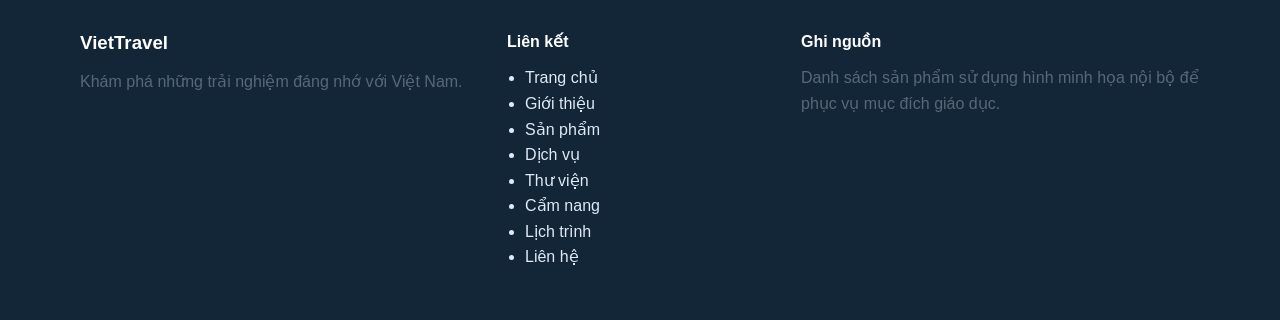
<file: products.html>
<!DOCTYPE html>
<html lang="vi">
<head>
    <meta charset="UTF-8">
    <meta name="viewport" content="width=device-width, initial-scale=1.0">
    <title>Sản phẩm | VietTravel</title>
    <link rel="stylesheet" href="css/style.css">
</head>
<body>
    <header class="site-header">
        <div class="container nav-wrap">
            <div class="brand">VietTravel</div>
            <nav class="main-nav" aria-label="Điều hướng chính">
                <a href="index.html">Trang chủ</a>
                <a href="about.html">Giới thiệu</a>
                <a class="active" href="products.html">Sản phẩm</a>
                <a href="services.html">Dịch vụ</a>
                <a href="gallery.html">Thư viện</a>
                <a href="blog.html">Cẩm nang</a>
                <a href="details.html">Lịch trình</a>
                <a href="contact.html">Liên hệ</a>
            </nav>
        </div>
    </header>

    <main>
        <section class="page-banner">
            <div class="container narrow">
                <p class="eyebrow">Gói du lịch</p>
                <h1>Khám phá Việt Nam theo cách riêng của bạn.</h1>
            </div>
        </section>

        <section class="section">
            <div class="container">
                <div class="card-grid three-col">
                    <article class="product-card">
                        <img src="images/tour-ha-long.svg" alt="Tour Hạ Long">
                        <div class="card-body">
                            <span class="price">4.9 triệu</span>
                            <h3>Hạ Long 3N2Đ</h3>
                            <p>Tham quan vịnh Hạ Long, cò Nổi, làng chài và thưởng thức hải sản tươi ngon.</p>
                            <ul>
                                <li>Khách sạn 3 sao</li>
                                <li>Xe đưa đón</li>
                                <li>Hướng dẫn viên</li>
                            </ul>
                        </div>
                    </article>
                    <article class="product-card">
                        <img src="images/tour-da-nang.svg" alt="Tour Đà Nẵng">
                        <div class="card-body">
                            <span class="price">5.6 triệu</span>
                            <h3>Đà Nẵng - Hội An 4N3Đ</h3>
                            <p>Khám phá Bà Nà, phố cổ Hội An, biển Mỹ Khê và văn hóa miền Trung.</p>
                            <ul>
                                <li>Tour miệt vườn</li>
                                <li>Đêm phố cổ</li>
                                <li>Combo ăn uống</li>
                            </ul>
                        </div>
                    </article>
                    <article class="product-card">
                        <img src="images/tour-da-lat.svg" alt="Tour Đà Lạt">
                        <div class="card-body">
                            <span class="price">4.2 triệu</span>
                            <h3>Đà Lạt 3N2Đ</h3>
                            <p>Trải nghiệm mưa sương, cà phê, vườn hoa và các điểm chụp ảnh đẹp.</p>
                            <ul>
                                <li>Tham quan làng hoa</li>
                                <li>Vườn cây ăn trái</li>
                                <li>Ngắm cảnh đêm</li>
                            </ul>
                        </div>
                    </article>
                </div>
            </div>
        </section>

        <section class="section alt-bg">
            <div class="container">
                <div class="section-heading">
                    <p class="eyebrow">Dịch vụ đi kèm</p>
                    <h2>Phục vụ chuyên nghiệp, tiện lợi và linh hoạt</h2>
                </div>
                <div class="service-list">
                    <div class="service-item">• Lập kế hoạch và tư vấn cá nhân hóa</div>
                    <div class="service-item">• Đặt phòng khách sạn theo mức giá mong muốn</div>
                    <div class="service-item">• Hỗ trợ visa, vé máy bay và thưởng thức ẩm thực</div>
                    <div class="service-item">• Phòng trưng bày souvenir và quà tặng</div>
                </div>
            </div>
        </section>
    </main>

    <footer class="site-footer">
        <div class="container footer-grid">
            <div>
                <h3>VietTravel</h3>
                <p>Khám phá những trải nghiệm đáng nhớ với Việt Nam.</p>
            </div>
            <div>
                <h4>Liên kết</h4>
                <ul>
                    <li><a href="index.html">Trang chủ</a></li>
                    <li><a href="about.html">Giới thiệu</a></li>
                    <li><a href="products.html">Sản phẩm</a></li>
                    <li><a href="services.html">Dịch vụ</a></li>
                    <li><a href="gallery.html">Thư viện</a></li>
                    <li><a href="blog.html">Cẩm nang</a></li>
                    <li><a href="details.html">Lịch trình</a></li>
                    <li><a href="contact.html">Liên hệ</a></li>
                </ul>
            </div>
            <div>
                <h4>Ghi nguồn</h4>
                <p>Danh sách sản phẩm sử dụng hình minh họa nội bộ để phục vụ mục đích giáo dục.</p>
            </div>
        </div>
    </footer>
</body>
</html>
</file>
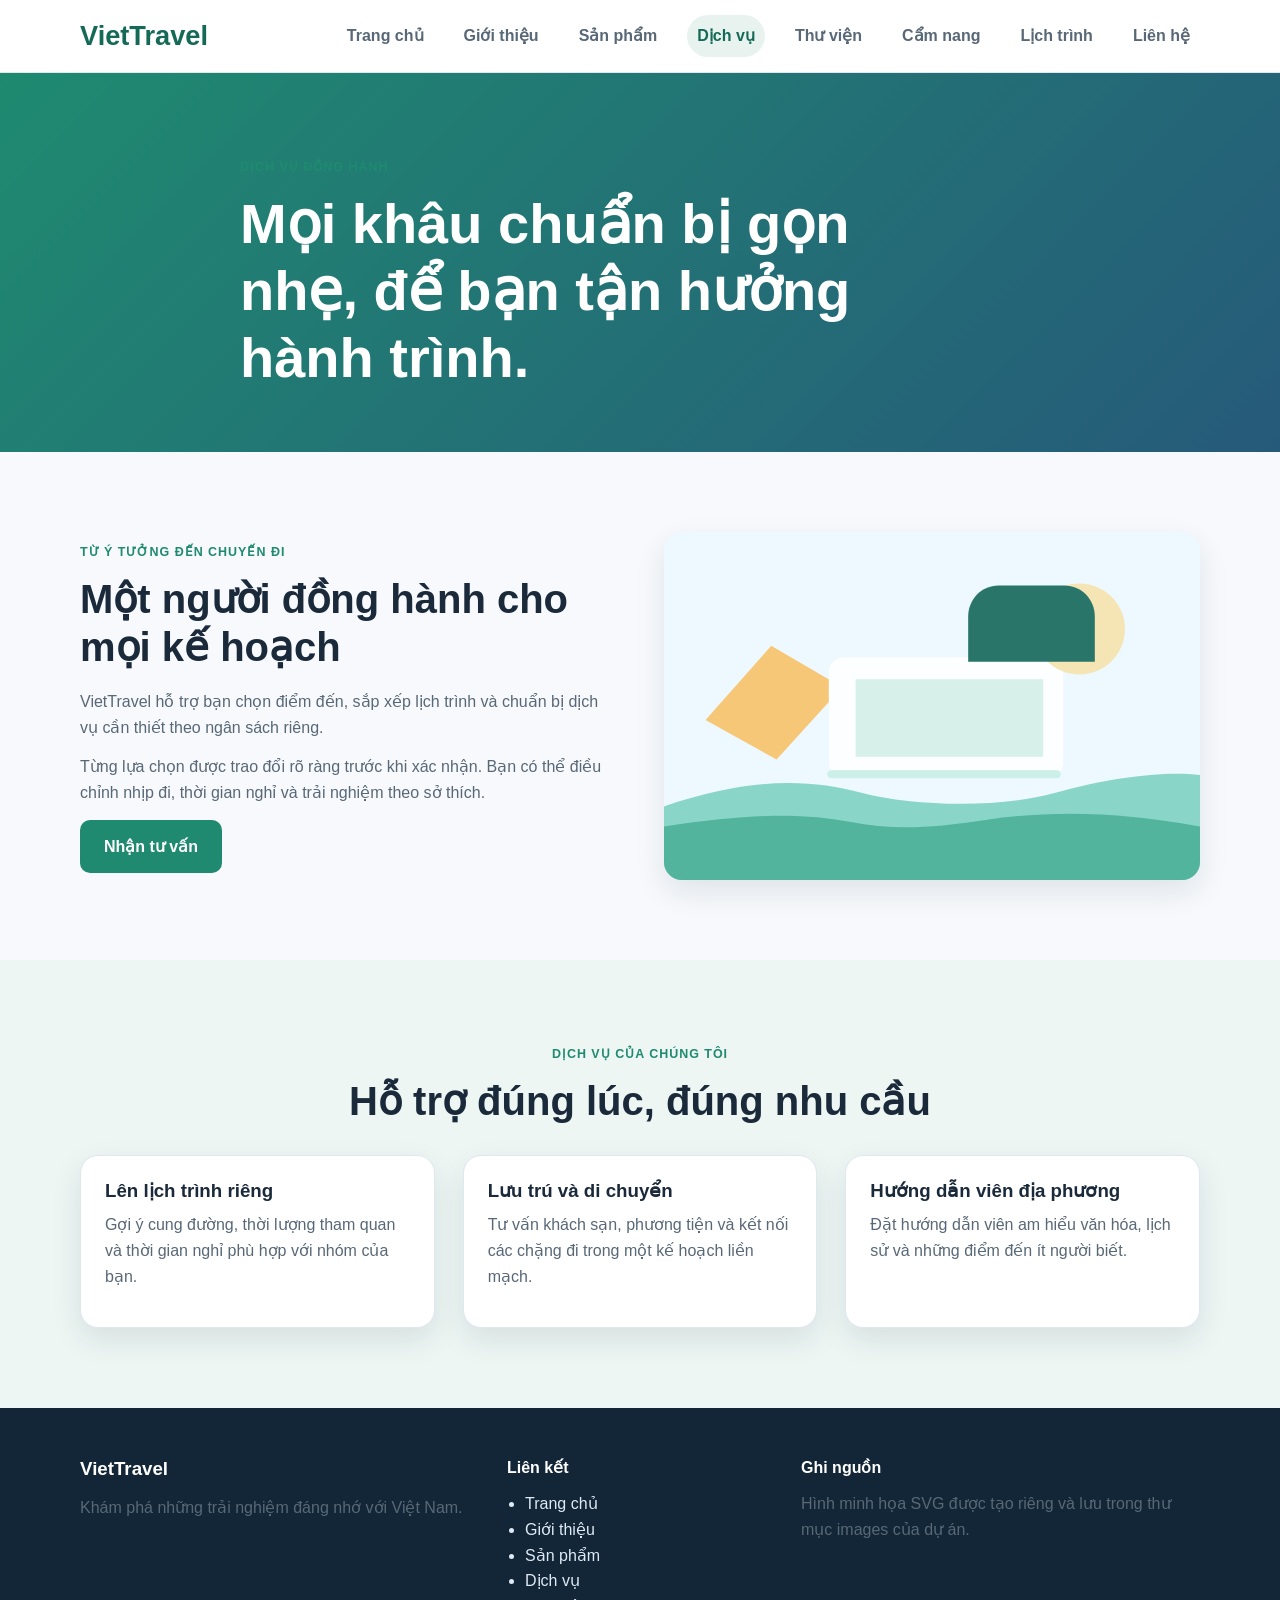
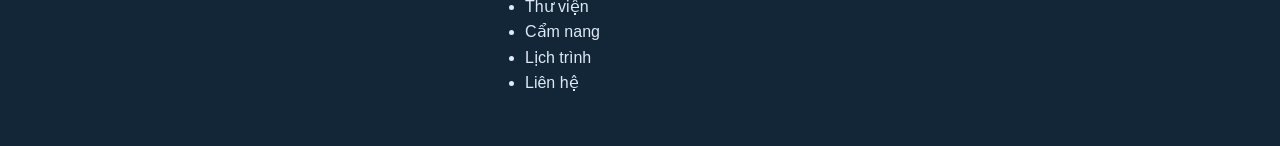
<file: services.html>
<!DOCTYPE html>
<html lang="vi">
<head>
    <meta charset="UTF-8">
    <meta name="viewport" content="width=device-width, initial-scale=1.0">
    <title>Dịch vụ | VietTravel</title>
    <link rel="stylesheet" href="css/style.css">
</head>
<body>
    <header class="site-header"><div class="container nav-wrap">
        <a class="brand" href="index.html">VietTravel</a><nav class="main-nav" aria-label="Điều hướng chính">
            <a href="index.html">Trang chủ</a><a href="about.html">Giới thiệu</a><a href="products.html">Sản phẩm</a><a class="active" href="services.html">Dịch vụ</a>
            <a href="gallery.html">Thư viện</a><a href="blog.html">Cẩm nang</a><a href="details.html">Lịch trình</a><a href="contact.html">Liên hệ</a>
        </nav>
    </div></header>
    <main>
        <section class="page-banner"><div class="container narrow"><p class="eyebrow">Dịch vụ đồng hành</p><h1>Mọi khâu chuẩn bị gọn nhẹ, để bạn tận hưởng hành trình.</h1></div></section>
        <section class="section"><div class="container split-layout"><div>
            <p class="eyebrow">Từ ý tưởng đến chuyến đi</p><h2>Một người đồng hành cho mọi kế hoạch</h2>
            <p>VietTravel hỗ trợ bạn chọn điểm đến, sắp xếp lịch trình và chuẩn bị dịch vụ cần thiết theo ngân sách riêng.</p>
            <p>Từng lựa chọn được trao đổi rõ ràng trước khi xác nhận. Bạn có thể điều chỉnh nhịp đi, thời gian nghỉ và trải nghiệm theo sở thích.</p>
            <a class="btn btn-primary" href="contact.html">Nhận tư vấn</a>
        </div><div class="image-panel"><img src="images/tour-da-nang.svg" alt="Minh họa hành trình khám phá miền Trung"></div></div></section>
        <section class="section alt-bg"><div class="container"><div class="section-heading"><p class="eyebrow">Dịch vụ của chúng tôi</p><h2>Hỗ trợ đúng lúc, đúng nhu cầu</h2></div>
            <div class="card-grid three-col"><article class="info-card"><h3>Lên lịch trình riêng</h3><p>Gợi ý cung đường, thời lượng tham quan và thời gian nghỉ phù hợp với nhóm của bạn.</p></article>
                <article class="info-card"><h3>Lưu trú và di chuyển</h3><p>Tư vấn khách sạn, phương tiện và kết nối các chặng đi trong một kế hoạch liền mạch.</p></article>
                <article class="info-card"><h3>Hướng dẫn viên địa phương</h3><p>Đặt hướng dẫn viên am hiểu văn hóa, lịch sử và những điểm đến ít người biết.</p></article></div>
        </div></section>
    </main>
    <footer class="site-footer"><div class="container footer-grid"><div><h3>VietTravel</h3><p>Khám phá những trải nghiệm đáng nhớ với Việt Nam.</p></div>
        <div><h4>Liên kết</h4><ul><li><a href="index.html">Trang chủ</a></li><li><a href="about.html">Giới thiệu</a></li><li><a href="products.html">Sản phẩm</a></li><li><a href="services.html">Dịch vụ</a></li><li><a href="gallery.html">Thư viện</a></li><li><a href="blog.html">Cẩm nang</a></li><li><a href="details.html">Lịch trình</a></li><li><a href="contact.html">Liên hệ</a></li></ul></div>
        <div><h4>Ghi nguồn</h4><p>Hình minh họa SVG được tạo riêng và lưu trong thư mục images của dự án.</p></div></div></footer>
</body>
</html>
</file>
<file: css/style.css>
:root {
    --primary: #1f8a70;
    --primary-dark: #146a57;
    --accent: #f7b267;
    --bg: #f7f9fc;
    --white: #ffffff;
    --text: #1b2a3a;
    --muted: #586877;
    --border: #dfe7ef;
    --shadow: 0 12px 30px rgba(24, 40, 55, 0.10);
}

* {
    box-sizing: border-box;
}

html {
    scroll-behavior: smooth;
}

body {
    margin: 0;
    font-family: Arial, sans-serif;
    line-height: 1.6;
    color: var(--text);
    background: var(--bg);
}

a {
    color: inherit;
    text-decoration: none;
}

img {
    max-width: 100%;
    display: block;
}

.container {
    width: min(1120px, calc(100% - 32px));
    margin: 0 auto;
}

.section {
    padding: 80px 0;
}

.alt-bg {
    background: #edf6f3;
}

.site-header {
    background: var(--white);
    border-bottom: 1px solid var(--border);
    position: sticky;
    top: 0;
    z-index: 100;
}

.nav-wrap {
    display: flex;
    align-items: center;
    justify-content: space-between;
    min-height: 72px;
}

.brand {
    font-size: 1.7rem;
    font-weight: 700;
    color: var(--primary-dark);
}

.main-nav {
    display: flex;
    align-items: center;
    gap: 20px;
    flex-wrap: wrap;
}

.main-nav a {
    color: var(--muted);
    font-weight: 600;
    padding: 8px 10px;
    border-radius: 999px;
    transition: 0.2s ease;
}

.main-nav a:hover,
.main-nav a.active {
    background: rgba(31, 138, 112, 0.1);
    color: var(--primary-dark);
}

.hero {
    background: linear-gradient(135deg, #ebfff7 0%, #f5f8ff 100%);
    padding: 80px 0 70px;
}

.hero-grid,
.split-layout,
.contact-layout {
    display: grid;
    grid-template-columns: repeat(2, minmax(0, 1fr));
    gap: 48px;
    align-items: center;
}

.eyebrow {
    display: inline-block;
    margin: 0 0 12px;
    color: var(--primary);
    font-weight: 700;
    letter-spacing: 0.08em;
    text-transform: uppercase;
    font-size: 0.78rem;
}

h1, h2, h3, h4 {
    margin-top: 0;
    line-height: 1.2;
}

h1 {
    font-size: 3.5rem;
    margin-bottom: 18px;
}

h2 {
    font-size: 2.5rem;
    margin-bottom: 18px;
}

p {
    margin: 0 0 14px;
    color: var(--muted);
}

.cta-row {
    display: flex;
    gap: 16px;
    flex-wrap: wrap;
    margin-top: 24px;
}

.btn {
    display: inline-block;
    padding: 14px 24px;
    border-radius: 10px;
    font-weight: 700;
    transition: 0.2s ease;
}

.btn-primary {
    background: var(--primary);
    color: var(--white);
}

.btn-primary:hover {
    background: var(--primary-dark);
}

.btn-secondary {
    background: var(--white);
    color: var(--text);
    border: 1px solid var(--border);
}

.hero-visual img,
.image-panel img,
.destination-card img,
.product-card img,
.map-box img {
    width: 100%;
    border-radius: 18px;
    box-shadow: var(--shadow);
}

.card-grid {
    display: grid;
    gap: 28px;
    margin-top: 30px;
}

.three-col {
    grid-template-columns: repeat(3, minmax(0, 1fr));
}

.info-card,
.destination-card,
.product-card,
.contact-card,
.contact-form-wrap {
    background: var(--white);
    border: 1px solid var(--border);
    border-radius: 18px;
    overflow: hidden;
    box-shadow: var(--shadow);
}

.info-card,
.contact-card,
.contact-form-wrap,
.product-card {
    padding: 24px;
}

.destination-card .card-body,
.product-card .card-body {
    padding: 20px 18px 24px;
}

.destination-card h3,
.product-card h3,
.info-card h3 {
    margin-bottom: 10px;
}

.price {
    display: inline-block;
    background: rgba(247, 178, 103, 0.18);
    color: #965a20;
    padding: 6px 10px;
    border-radius: 999px;
    font-weight: 700;
    margin-bottom: 14px;
}

.product-card ul {
    margin: 16px 0 0;
    padding-left: 18px;
    color: var(--text);
}

.section-heading {
    text-align: center;
    max-width: 700px;
    margin: 0 auto 24px;
}

.stats-section {
    background: linear-gradient(135deg, #153b4d, #1f8a70);
    color: var(--white);
}

.stats-section .eyebrow,
.stats-section h2,
.stats-section .stat-box span,
.stats-section .stat-box strong {
    color: var(--white);
}

.stats-wrap {
    display: grid;
    gap: 24px;
    align-items: center;
    grid-template-columns: 1.1fr 1.5fr;
}

.stats-grid {
    display: grid;
    gap: 18px;
    grid-template-columns: repeat(3, minmax(0, 1fr));
}

.four-col {
    grid-template-columns: repeat(4, minmax(0, 1fr));
}

.stat-box {
    background: rgba(255, 255, 255, 0.08);
    border: 1px solid rgba(255, 255, 255, 0.14);
    border-radius: 16px;
    padding: 24px 18px;
    text-align: center;
}

.stat-box strong {
    display: block;
    font-size: 2rem;
    margin-bottom: 8px;
}

.page-banner {
    background: linear-gradient(135deg, #1f8a70, #265a7a);
    color: var(--white);
    padding: 80px 0 60px;
}

.page-banner h1 {
    max-width: 720px;
    margin-bottom: 0;
    color: var(--white);
}

.narrow {
    max-width: 800px;
}

.service-list {
    display: grid;
    grid-template-columns: repeat(2, minmax(0, 1fr));
    gap: 18px;
    margin-top: 24px;
}

.service-item {
    background: var(--white);
    border: 1px solid var(--border);
    border-radius: 12px;
    padding: 18px 20px;
    font-weight: 600;
    box-shadow: var(--shadow);
}

.contact-layout {
    align-items: start;
}

.contact-card h2 {
    margin-bottom: 20px;
}

.form-row {
    display: flex;
    flex-direction: column;
    gap: 8px;
    margin-bottom: 18px;
}

label {
    font-weight: 700;
    color: var(--text);
}

input,
textarea {
    width: 100%;
    border: 1px solid var(--border);
    border-radius: 10px;
    padding: 12px 14px;
    font: inherit;
    background: #f9fbfc;
}

textarea {
    resize: vertical;
}

.map-box {
    background: var(--white);
    border: 1px solid var(--border);
    border-radius: 18px;
    overflow: hidden;
    box-shadow: var(--shadow);
}

.site-footer {
    background: #122637;
    color: #dfeaf6;
    padding: 50px 0;
}

.footer-grid {
    display: grid;
    grid-template-columns: 1.5fr 1fr 1.5fr;
    gap: 28px;
}

.site-footer h3,
.site-footer h4 {
    color: var(--white);
    margin-bottom: 14px;
}

.site-footer ul {
    margin: 0;
    padding-left: 18px;
}

.site-footer a {
    color: #dfeaf6;
}

.text-link {
    display: inline-block;
    margin-top: 8px;
    color: var(--primary-dark);
    font-weight: 700;
}

.text-link:hover {
    text-decoration: underline;
}

.section-note {
    margin: 24px 0 0;
    text-align: center;
}

@media (max-width: 900px) {
    .three-col,
    .service-list,
    .four-col {
        grid-template-columns: repeat(2, minmax(0, 1fr));
    }
}

@media (max-width: 768px) {
    .hero-grid,
    .split-layout,
    .stats-wrap,
    .contact-layout,
    .footer-grid {
        grid-template-columns: 1fr;
    }

    .nav-wrap {
        flex-direction: column;
        justify-content: center;
        padding: 16px 0;
        gap: 12px;
    }

    .main-nav {
        justify-content: center;
    }

    .section {
        padding: 60px 0;
    }

    .hero {
        padding-top: 60px;
    }

    h1 {
        font-size: 2.75rem;
    }

    h2 {
        font-size: 2rem;
    }
}

@media (max-width: 560px) {
    .three-col,
    .service-list,
    .four-col,
    .stats-grid {
        grid-template-columns: 1fr;
    }

    .section {
        padding: 52px 0;
    }

    .main-nav {
        gap: 4px;
    }

    .main-nav a {
        padding: 7px 8px;
        font-size: 0.9rem;
    }

    h1 {
        font-size: 2.25rem;
    }

    h2 {
        font-size: 1.75rem;
    }

    .btn {
        padding: 12px 18px;
    }
}
</file>
